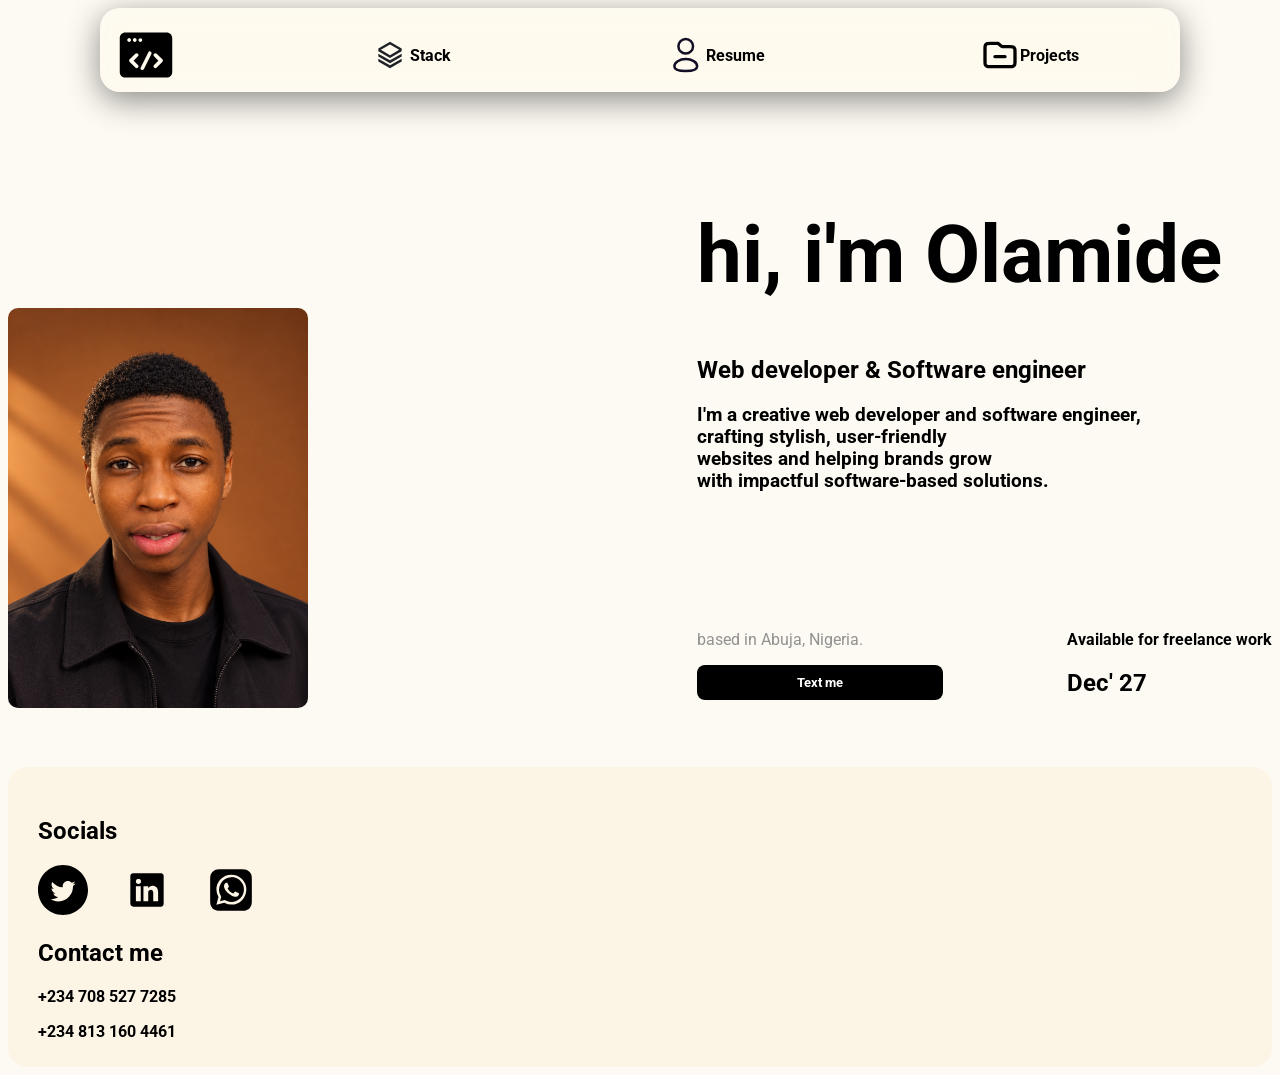
<file: index.html>
<!DOCTYPE html>
<html lang="en">
<head>
    <meta charset="UTF-8">
    <meta name="viewport" content="width=device-width, initial-scale=1.0">
    <title>Document</title>
    <link rel="stylesheet" href="my-portfolio.css">
    <link rel="preconnect" href="https://fonts.googleapis.com">
    <link rel="preconnect" href="https://fonts.gstatic.com" crossorigin>
    <link href="https://fonts.googleapis.com/css2?family=Poppins:ital,wght@0,100;0,200;0,300;0,400;0,500;0,600;0,700;0,800;0,900;1,100;1,200;1,300;1,400;1,500;1,600;1,700;1,800;1,900&family=Roboto:ital,wght@0,100..900;1,100..900&display=swap" rel="stylesheet">
</head>
<body>
    <nav>
        <img src="my-images/application-coding-web-code-write-svgrepo-com.svg" alt="">
        <ul>
            <li>
                <a href="portfolio-stack.html">
                    <img src="my-images/stack-svgrepo-com.svg" alt="">
                    <span>Stack</span>
                </a>
            </li>
            <li><a href="portfolio-Resume.html">
                <img src="my-images/profile-svgrepo-com.svg" alt="">
                <span>Resume</span>
            </a></li>
            
            <li><a href="#">
                <img src="my-images/folder-minus-svgrepo-com.svg" alt="">
                <span>Projects</span>
            </a></li>
        </ul>
    </nav>
    <main>
        <img src="my-images/Olamide.png" alt="">
        <div>
        <h1>
            hi, i'm Olamide
        </h1>
        <h2>
            Web developer & Software engineer
        </h2>
        <h3>
            I'm a creative web developer and software engineer, <br>
            crafting stylish, user-friendly <br>
            websites and helping brands grow <br>
            with impactful software-based solutions. <br>
        </h3>
        <div class="location">
            <div>
                <p>based in Abuja, Nigeria.</p>
        <button>
            Text me
        </button>
            </div>     
            <div class="freelance">
                <p>Available for freelance work</p>
                <h2>Dec' 27</h2>
            </div>
        </div>
        </div>
    </main>
    <footer>
        <h2>Socials</h2>
        <img src="my-images/twitter-round-svgrepo-com.svg" alt="">
        <img src="my-images/linkedin-svgrepo-com.svg" alt="">
        <img src="my-images/whatsapp-alt-svgrepo-com.svg" alt="">
        <h2 class="contact">
            Contact me
        </h2>
        <p>+234 708 527 7285</p>
        <p>+234 813 160 4461</p>
    </footer>
</body>
</html>
</file>
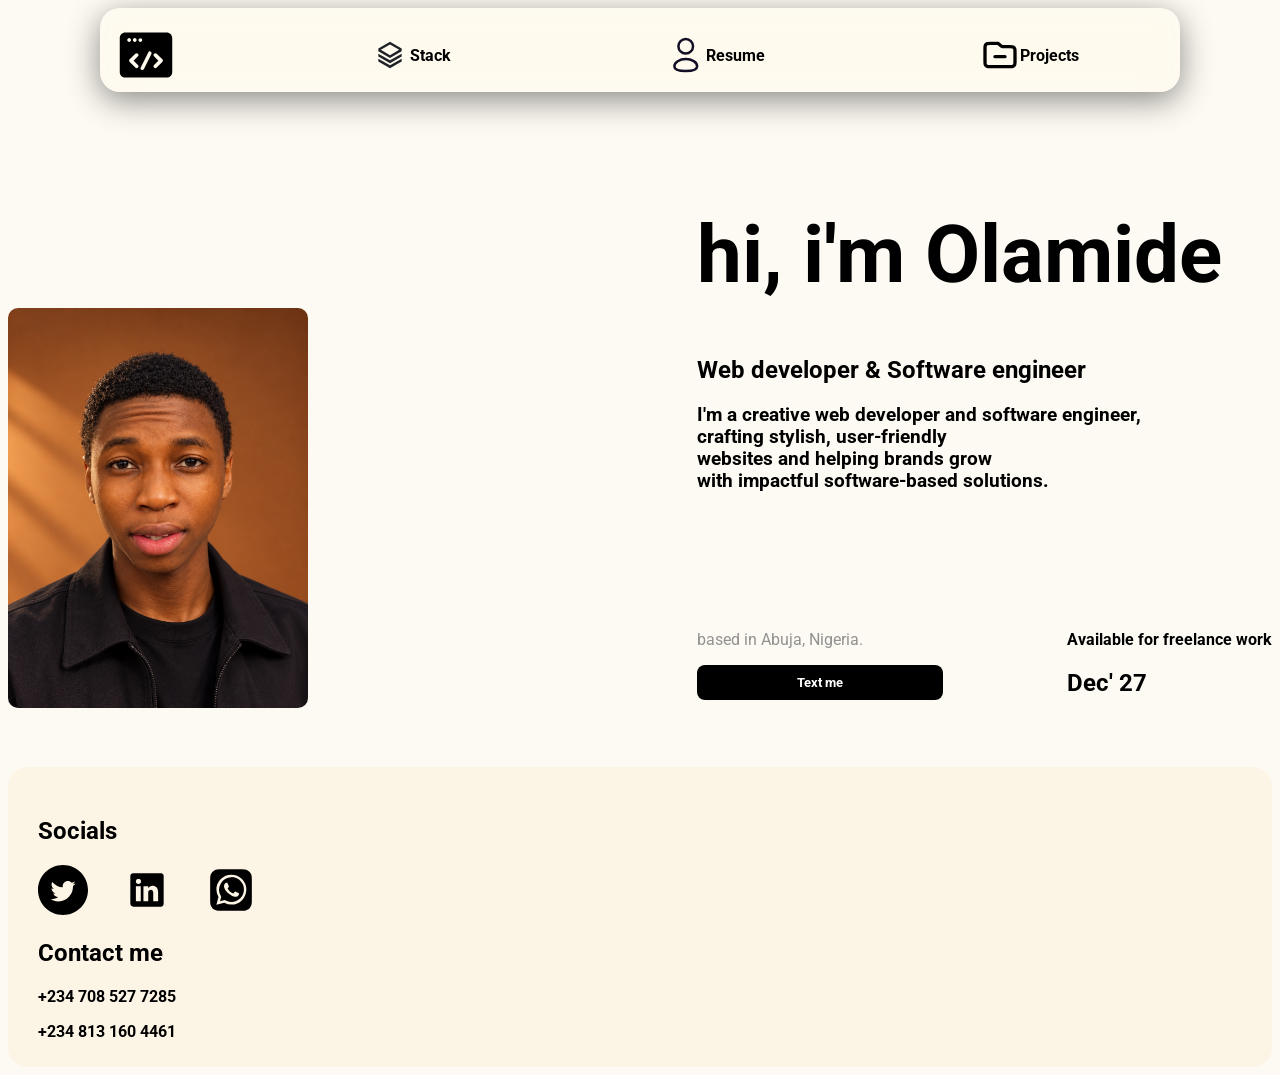
<file: my-portfolio.html>
<!DOCTYPE html>
<html lang="en">
<head>
    <meta charset="UTF-8">
    <meta name="viewport" content="width=device-width, initial-scale=1.0">
    <title>Document</title>
    <link rel="stylesheet" href="my-portfolio.css">
    <link rel="preconnect" href="https://fonts.googleapis.com">
    <link rel="preconnect" href="https://fonts.gstatic.com" crossorigin>
    <link href="https://fonts.googleapis.com/css2?family=Poppins:ital,wght@0,100;0,200;0,300;0,400;0,500;0,600;0,700;0,800;0,900;1,100;1,200;1,300;1,400;1,500;1,600;1,700;1,800;1,900&family=Roboto:ital,wght@0,100..900;1,100..900&display=swap" rel="stylesheet">
</head>
<body>
    <nav>
        <img src="my-images/application-coding-web-code-write-svgrepo-com.svg" alt="">
        <ul>
            <li>
                <a href="portfolio-stack.html">
                    <img src="my-images/stack-svgrepo-com.svg" alt="">
                    <span>Stack</span>
                </a>
            </li>
            <li><a href="#">
                <img src="my-images/profile-svgrepo-com.svg" alt="">
                <span>Resume</span>
            </a></li>
            
            <li><a href="#">
                <img src="my-images/folder-minus-svgrepo-com.svg" alt="">
                <span>Projects</span>
            </a></li>
        </ul>
    </nav>
    <main>
        <img src="my-images/Olamide.png" alt="">
        <div>
        <h1>
            hi, i'm Olamide
        </h1>
        <h2>
            Web developer & Software engineer
        </h2>
        <h3>
            I'm a creative web developer and software engineer, <br>
            crafting stylish, user-friendly <br>
            websites and helping brands grow <br>
            with impactful software-based solutions. <br>
        </h3>
        <div class="location">
            <div>
                <p>based in Abuja, Nigeria.</p>
        <button>
            Text me
        </button>
            </div>     
            <div class="freelance">
                <p>Available for freelance work</p>
                <h2>Dec' 27</h2>
            </div>
        </div>
        </div>
    </main>
    <footer>
        <h2>Socials</h2>
        <img src="my-images/twitter-round-svgrepo-com.svg" alt="">
        <img src="my-images/linkedin-svgrepo-com.svg" alt="">
        <img src="my-images/whatsapp-alt-svgrepo-com.svg" alt="">
        <h2 class="contact">
            Contact me
        </h2>
        <p>+234 708 527 7285</p>
        <p>+234 813 160 4461</p>
    </footer>
</body>
</html>
</file>
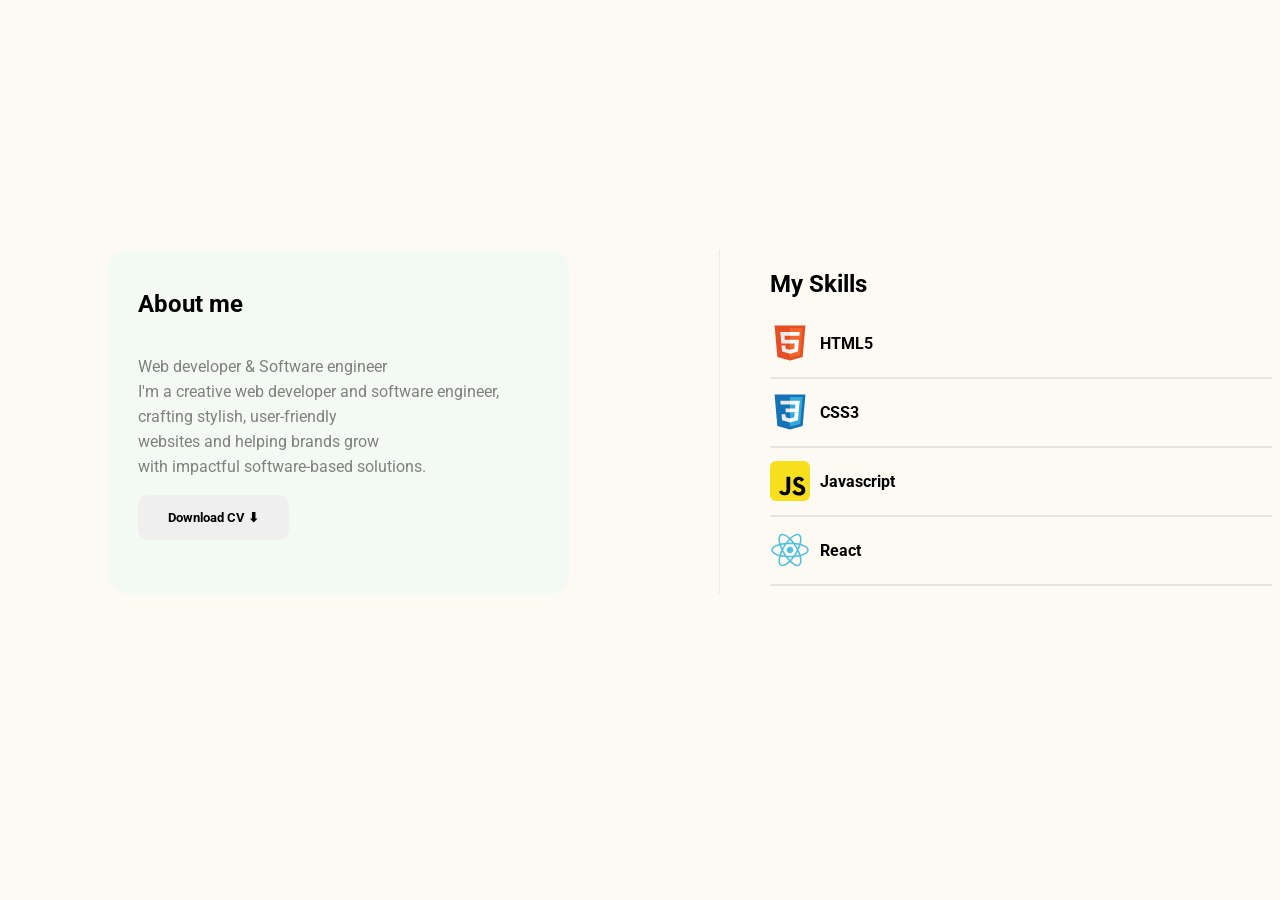
<file: portfolio-Resume.html>
<!DOCTYPE html>
<html lang="en">
<head>
    <meta charset="UTF-8">
    <meta name="viewport" content="width=device-width, initial-scale=1.0">
    <title>My Resume</title>
    <link rel="stylesheet" href="portfolio-Resume.css">
    <link rel="preconnect" href="https://fonts.googleapis.com">
    <link rel="preconnect" href="https://fonts.gstatic.com" crossorigin>
    <link href="https://fonts.googleapis.com/css2?family=Poppins:ital,wght@0,100;0,200;0,300;0,400;0,500;0,600;0,700;0,800;0,900;1,100;1,200;1,300;1,400;1,500;1,600;1,700;1,800;1,900&family=Roboto:ital,wght@0,100..900;1,100..900&display=swap" rel="stylesheet">
</head>
<body>
   <main>
    <div class="about-div">
        <h2>
            About me
        </h2>
        <p>
            Web developer & Software engineer <br>
            I'm a creative web developer and software engineer, <br>
            crafting stylish, user-friendly <br>
            websites and helping brands grow <br>
            with impactful software-based solutions.
        </p>
        <button>
            Download CV &#11015;
        </button>
    </div>

    <div class="skill-div">
        <h2>
            My Skills
        </h2>
        <div class="skills">
            <img src="my-images/html-svgrepo-com.svg" alt="">
            <p>
                HTML5
            </p>
        </div>
        <hr>
        <div class="skills">
            <img src="my-images/css-svgrepo-com.svg" alt="">
            <p>
                CSS3
            </p>
        </div>
        <hr>
        <div class="skills">
            <img src="my-images/javascript-svgrepo-com.svg" alt="">
            <p>
                Javascript
            </p>
        </div>
        <hr>
        <div class="skills">
            <img src="my-images/react-svgrepo-com.svg" alt="">
            <p>
                React
            </p>
        </div>
        <hr>
    </div>
   </main> 
</body>
</html>
</file>
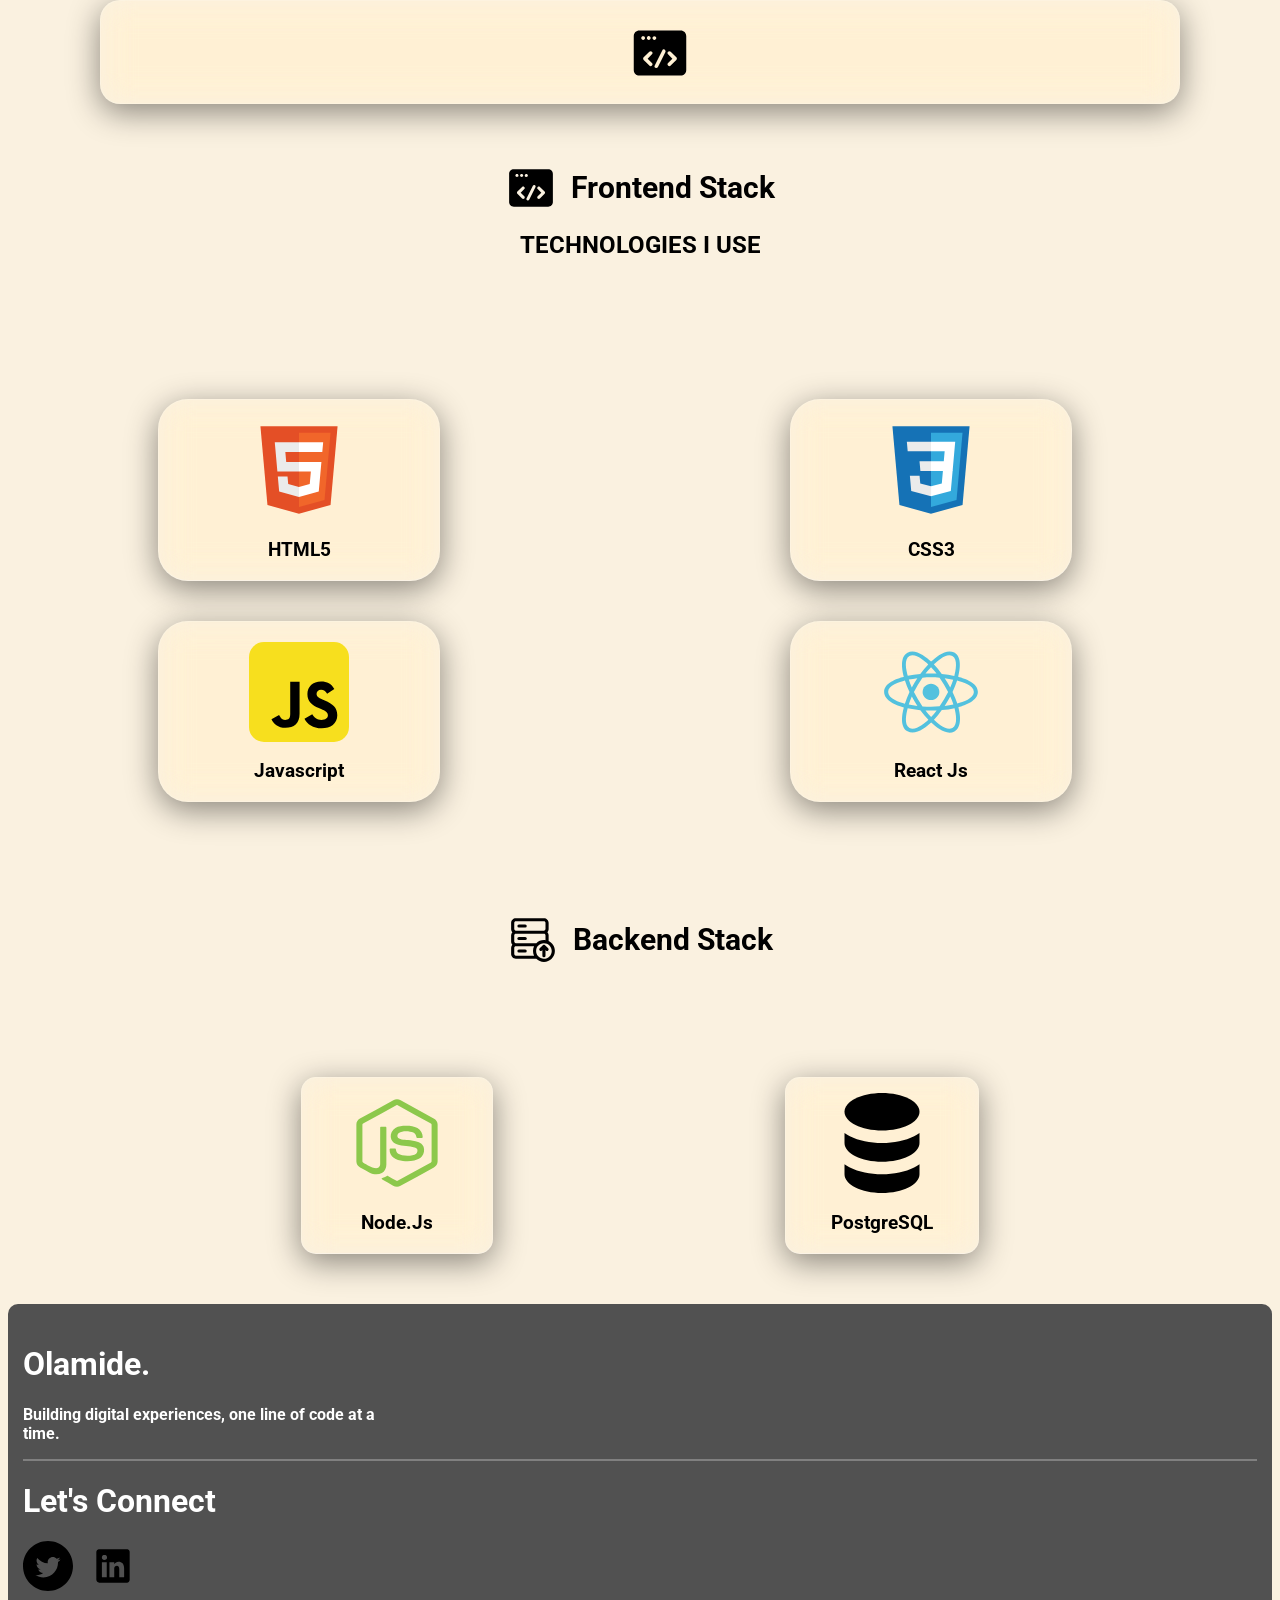
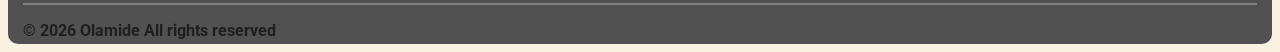
<file: portfolio-stack.html>
<!DOCTYPE html>
<html lang="en">
<head>
    <meta charset="UTF-8">
    <meta name="viewport" content="width=device-width, initial-scale=1.0">
    <title>Document</title>
    <link rel="stylesheet" href="portfolio-stack.css">
    <link rel="preconnect" href="https://fonts.googleapis.com">
    <link rel="preconnect" href="https://fonts.gstatic.com" crossorigin>
    <link href="https://fonts.googleapis.com/css2?family=Poppins:ital,wght@0,100;0,200;0,300;0,400;0,500;0,600;0,700;0,800;0,900;1,100;1,200;1,300;1,400;1,500;1,600;1,700;1,800;1,900&family=Roboto:ital,wght@0,100..900;1,100..900&display=swap" rel="stylesheet">
</head>
<body>
    <nav>
        <ul>
            <li>
                <a href="index.html">
                    <img src="my-images/application-coding-web-code-write-svgrepo-com.svg" alt="">
                </a>
            </li>
        </ul>
    </nav>
    <header>
        <img src="my-images/application-coding-web-code-write-svgrepo-com.svg" alt="">
        <h1>
            Frontend Stack
        </h1>
    </header>
    <main>
        <h2>
            TECHNOLOGIES I USE
        </h2>
    </main>
    <section>
        <div class="html">
            <img src="my-images/html-svgrepo-com.svg" alt="">
            <h3>HTML5</h3>
        </div>
        <div class="css">
            <img src="my-images/css-svgrepo-com.svg" alt="">
            <h3>CSS3</h3>
        </div>
        <div class="js">
            <img src="my-images/javascript-svgrepo-com.svg" alt="">
            <h3>Javascript</h3>
        </div>
        <div class="react">
            <img src="my-images/react-svgrepo-com.svg" alt="">
            <h3>React Js</h3>
        </div>
    </section>

    <header class="header-2">
        <img src="my-images/database-ui-web-2-svgrepo-com.svg" alt="">
        <h1>
            Backend Stack
        </h1>
    </header>

    <section class="section-2">
        <div class="node-js">
            <img src="my-images/node-js-svgrepo-com.svg" alt="">
            <h3>Node.Js</h3>
        </div>
        <div class="database">
            <img src="my-images/database-svgrepo-com.svg" alt="">
            <h3>PostgreSQL</h3>
        </div>
    </section>

    <footer>
        <div>
            <h1>Olamide.</h1>
            <p>Building digital experiences, one line of code at a <br>
            time.
            </p>
            <hr>
        </div>
        <div>
            <h1>
                Let's Connect
            </h1>
            <div class="connect">
                <a href="https://x.com/@ultimate_1ne">
                    <img src="my-images/twitter-round-svgrepo-com.svg" alt="">
                </a>
                <a href="https://linkedin.com/Olamide Ibrahim"></a>
                    <img src="my-images/linkedin-svgrepo-com.svg">
                </a>
            </div>
        </div>
        <hr>
        <p>&copy; 2026 Olamide All rights reserved</p>
    </footer>

</body>
</html>
</file>
<file: my-portfolio.css>
body {
    background-color: rgba(245, 222, 179, 0.148);
    /* padding-bottom: 300px; */
}
nav {
    position: fixed;
    top: 50;
    left: 0;
    right: 0;
    margin-left: 100px;
    margin-right: 100px;
    padding-top: 10px;
    border-radius: 20px;
    background: rgb(255, 255, 255, 0.06);
    border: 1px solid rgba(255, 255, 255, 0.14);
    backdrop-filter: blur(16px) saturate(180%);
    -webkit-backdrop-filter: blur(16px) saturate(180%);
    box-shadow: 0 8px 32px rgba(0, 0, 0, 0.45);
    display: flex;
    align-items: center;
    justify-content: space-between;
}
nav img {
    width: 60px;
    height: 60px;
    object-fit: cover;
    border-radius: 20px;
    margin-left: 15px;
}

nav ul {
    display: flex;
    gap: 200px;
    margin-right: 100px;
}

nav li {
    list-style: none;
}

nav a {
    display: flex;
    align-items: center;
    text-decoration: none;
    color: black;
    font-family: 'Roboto';
    font-weight: bold;
}

nav a:hover {
    color: rgba(128, 128, 128, 0.856);
}

nav a img {
    width: 40px;
    height: 40px;
}

nav a img:hover {
    color: rgba(128, 128, 128, 0.856);
}

main {
    display: flex;
    justify-content: space-between;
}

main img {
    margin-top: 300px;
    width: 300px;
    height: 400px;
    object-fit: cover;
    border-radius: 10px;
}

main div {
    display: block;
}

main h1 {
    margin-top: 200px;
    font-size: 80px;
    font-family: 'Roboto';
    margin-right: 50px;
}

main div h2 {
    font-family: 'Roboto';
}

main div h3 {
    font-family: 'Roboto';
}

main div p {
    font-family: 'Roboto';
    font: bold;
    margin-top: 120px;
    color: rgba(128, 128, 128, 0.856);
}

main div button {
    padding-top: 10px;
    padding-bottom: 10px;
    padding-left: 100px;
    padding-right: 100px;
    border: none;
    background-color: black;
    color: white;
    border-radius: 8px;
    font-family: 'Roboto';
    cursor: pointer;
    margin-top: 0px;
    font-weight: bold;
}

main div button:hover {
    color: black;
    background-color: white;
    border: 1px solid black;

}

main div .location {
    display: flex;
    /* align-items: center; */
    justify-content: space-between;
}

main div .location .freelance p {
    font-family: 'Roboto';
    cursor: pointer;
    color: black;
    font-weight: bold;
}

main div .location .freelance h2 {
    font-family: 'Roboto';
    cursor: pointer;
    color: black;
    font-weight: bold;
    
}

footer {
    position: static;
    bottom: 0;
    left: 0;
    right: 0;
    background-color: rgba(245, 222, 179, 0.222);
    height: 200px;
    border-radius: 20px;
    margin-top: 50px;
    padding-top: 50px;
    padding-bottom: 50px;
}

footer h2 {
    font-family: 'Roboto';
    cursor: pointer;
    color: black;
    font-weight: bold;
    margin-left: 30px;
    margin-top: 0px;
}

footer img {
    height: 50px;
    width: 50px;
    margin-left: 30px;
}

footer .contact {
    font-family: 'Roboto';
    cursor: pointer;
    color: black;
    font-weight: bold;
    margin-left: 30px;
    margin-top: 20px;
}


footer p {
    font-family: 'Roboto';
    cursor: pointer;
    color: black;
    font-weight: bold;
    margin-left: 30px;
}
</file>
<file: portfolio-Resume.css>
body {
    background-color: rgba(245, 222, 179, 0.148);
}

main {
    margin-top: 250px;
    margin-left: 100px;
    display: flex;
    align-items: top;
    
}

main .about-div {
    display: flex;
    flex-direction: column;
    align-items: start;
    background-color: rgba(179, 245, 238, 0.138);
    width: 40%;
    padding: 20px 30px;
    border-radius: 20px;
}

main .about-div h2 {
    font-family: 'Roboto';
    font-weight: bold;
}

main .about-div p {
    font-family: 'Roboto';
    /* font-weight: bold; */
    color: grey;
    line-height: 25px;
}

main .about-div button {
    border: none;
    padding: 15px 30px;
    border-radius: 10px;
    font-family: 'Roboto';
    font-weight: bold;
    cursor: pointer;
}

main .about-div button:hover {
    border: 1px solid black;
}

main .skill-div {
    margin-left: 150px;
    display: flex;
    flex-direction: column;
    align-items: start;
    border-left: 1px solid rgba(0, 0, 0, 0.056);
    padding-left: 50px;
}

main .skill-div h2 {
    font-family: 'Roboto';
    font-weight: bold;
}

main .skill-div .skills {
    display: flex;
    align-items: center;
    gap: 10px;
}

main .skill-div .skills img {   
    width: 40px;
    height: 40px;
    object-fit: cover;      
}

main .skill-div .skills p {
    font-family: 'Roboto';
    font-weight: bold;
}

hr {
    border: 1px solid rgba(0, 0, 0, 0.092);
    width: 500px;
}
</file>
<file: portfolio-stack.css>
body {
    background-color: rgba(245, 222, 179, 0.405);  
}

nav {
    position: fixed;
    top: 0;
    left: 0;
    right: 0;
    margin-left: 100px;
    margin-right: 100px;
    padding-top: 6px;
    border-radius: 20px;
    background: rgb(255, 255, 255, 0.06);
    border: 1px solid rgba(255, 255, 255, 0.14);
    backdrop-filter: blur(16px) saturate(180%);
    -webkit-backdrop-filter: blur(16px) saturate(180%);
    box-shadow: 0 8px 32px rgba(0, 0, 0, 0.45);
    display: flex;
    align-items: center;
    justify-content: center;
    z-index: 1;
}

nav li {
    list-style-type: none;
}
nav img {
    width: 60px;
    height: 60px;
    object-fit: cover;
    border-radius: 20px;
}

header {
    display: flex;
    align-items: center;
    justify-content: center;
    gap: 15px;
    margin-top: 150px;
}

header h1 {
    font-size: 30px;
    font-family: 'Roboto';
}

header img {
    height: 50px;
    width: 50px;
}

main h2 {
    font-family: 'Roboto';
    text-align: center;
    margin-top: 6px;
}

section {
    display: grid;
    grid-template-columns: repeat(2, 1fr);
    margin-top: 100px;
}

section .html, .css, .js, .react {
    display: flex;
    flex-direction: column;
    align-items: center;
    background: rgb(255, 255, 255, 0.06);
    border: 1px solid rgba(255, 255, 255, 0.14);
    backdrop-filter: blur(16px) saturate(180%);
    -webkit-backdrop-filter: blur(16px) saturate(180%);
    box-shadow: 0 8px 32px rgba(0, 0, 0, 0.45);
    border-radius: 30px;
    margin-top: 40px;
    margin-left: 150px;
    margin-right: 200px;
    padding-top: 20px;
    cursor: pointer;
}

section .html:hover {
    box-shadow: 0 8px 32px rgba(219, 72, 3, 0.45);
}

section .css:hover {
    box-shadow: 0 8px 32px rgba(3, 158, 219, 0.45);
}

section .js:hover {
    box-shadow: 0 8px 32px rgba(245, 226, 18, 0.45);
}

section .react:hover {
    box-shadow: 0 8px 32px rgba(109, 204, 242, 0.45);
}

section div img {
    height: 100px;
    width: 100px;
}

section div h3 {
    font-family: 'Roboto';
}

.header-2 {
    display: flex;
    align-items: center;
    justify-content: center;
    margin-top: 100px;
    gap: 15px;
}

.header-2 img {
    width: 50px;
    height: 50px;
}

.header-2 h1 {
    font-family: 'Roboto';
}

.section-2 {
    display: flex;
    align-items: center;
    justify-content: space-evenly;

}

.section-2 .node-js, .database {
    display: flex;
    flex-direction: column;
    align-items: center;
    background: rgb(255, 255, 255, 0.06);
    border: 1px solid rgba(255, 255, 255, 0.14);
    backdrop-filter: blur(16px) saturate(180%);
    -webkit-backdrop-filter: blur(16px) saturate(180%);
    box-shadow: 0 8px 32px rgba(0, 0, 0, 0.45);
    cursor: pointer;
    padding-top: 15px;
    padding-left: 45px;
    padding-right: 45px;
    border-radius: 15px;
}

.section-2 .node-js:hover {
    box-shadow: 0 8px 32px rgba(97, 245, 102, 0.45);
}

.section-2 .database:hover {
    box-shadow: 0 8px 32px rgba(9, 59, 78, 0.45);
}

footer {
    position: static;
    bottom: 0;
    left: 0;
    right: 0;
    background-color: rgb(81, 81, 81);
    height: 200px;
    /* border-radius: 20px; */
    margin-top: 50px;
    padding-top: 20px;
    padding-bottom: 120px;
    border-radius: 10px;
}

footer div h1 {
    margin-left: 15px;
    color: white;
    font-family: 'Roboto';
}

footer div p {
    margin-left: 15px;
    color: white;
    font-family: 'Roboto';
}

 hr {
    margin-left: 15px;
    margin-right: 15px;
    border: 1px solid grey;
}

footer .connect {
    display: flex;
}

footer .connect img {
    height: 50px;
    width: 50px;
    margin-left: 15px;
}

footer p {
    font-family: 'Roboto';
    margin-left: 15px;
    font-weight: bold;
    color: rgb(31, 31, 31);
}
</file>
